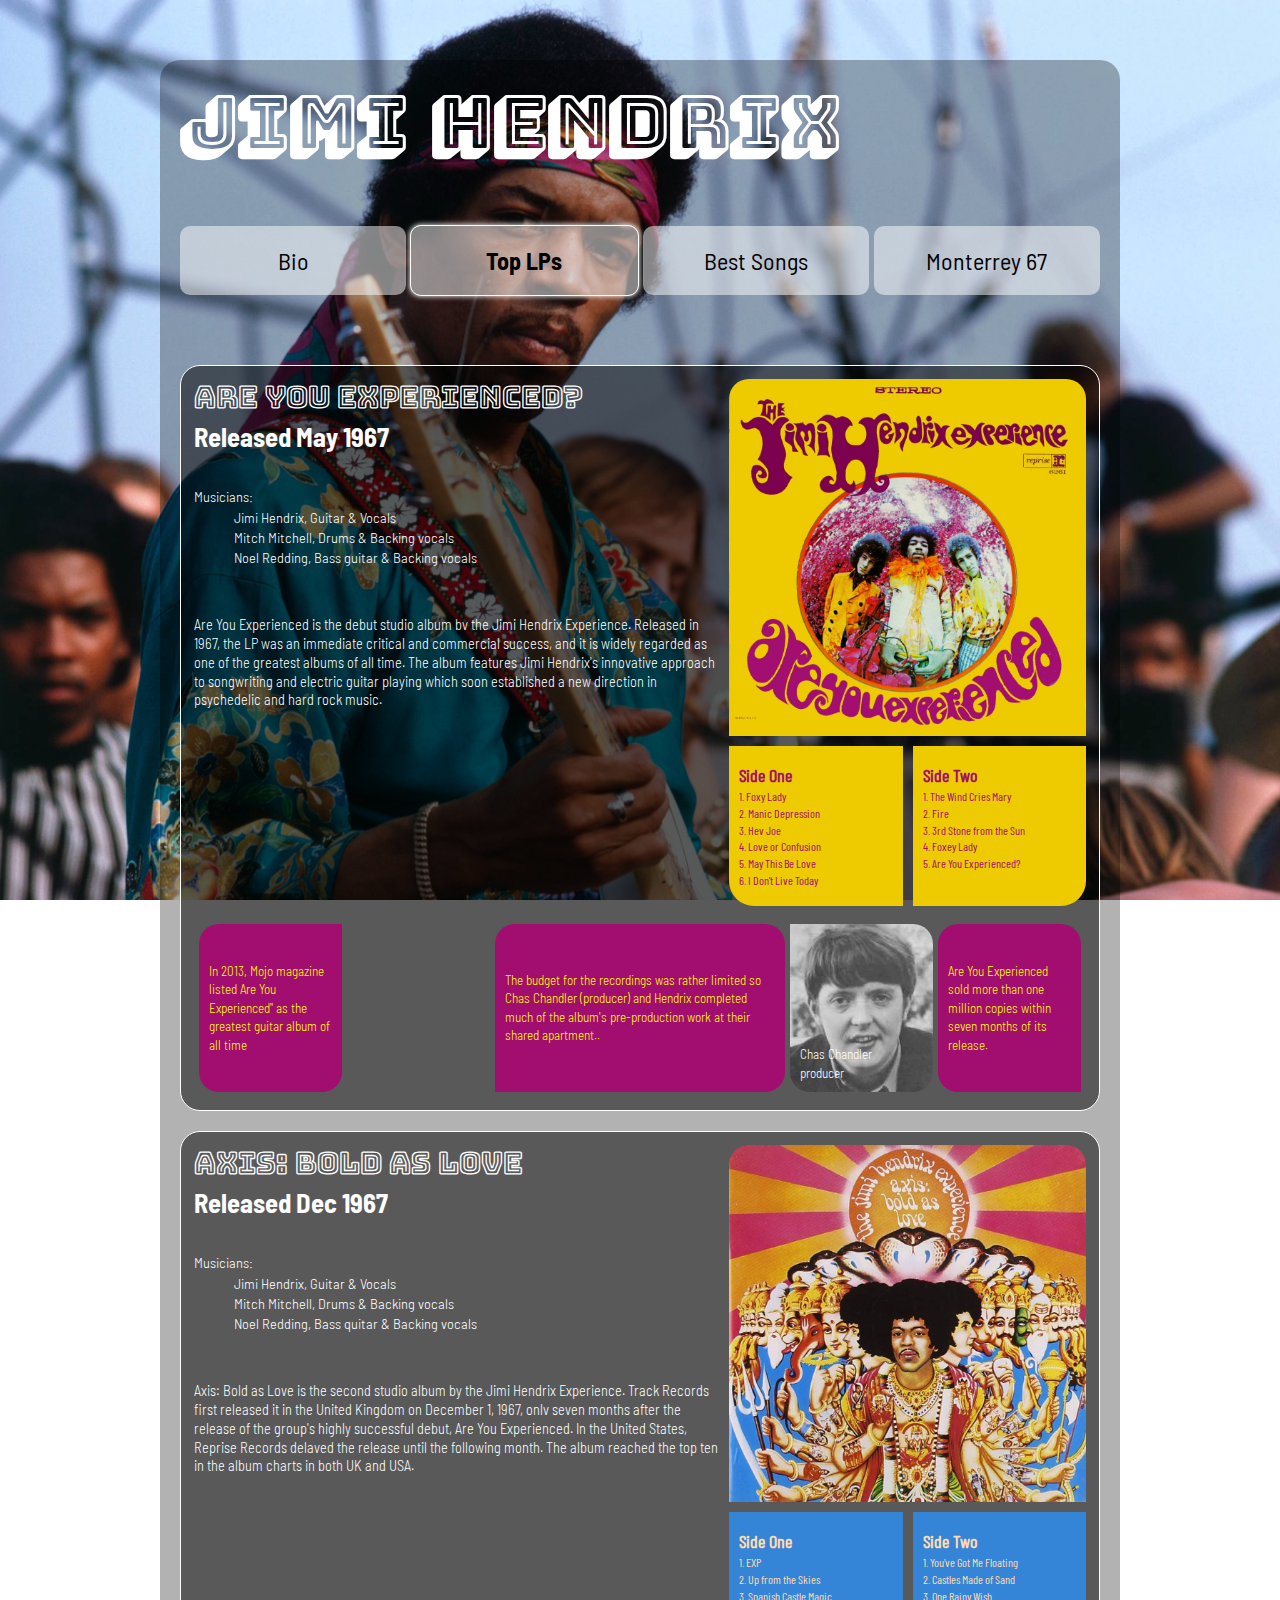
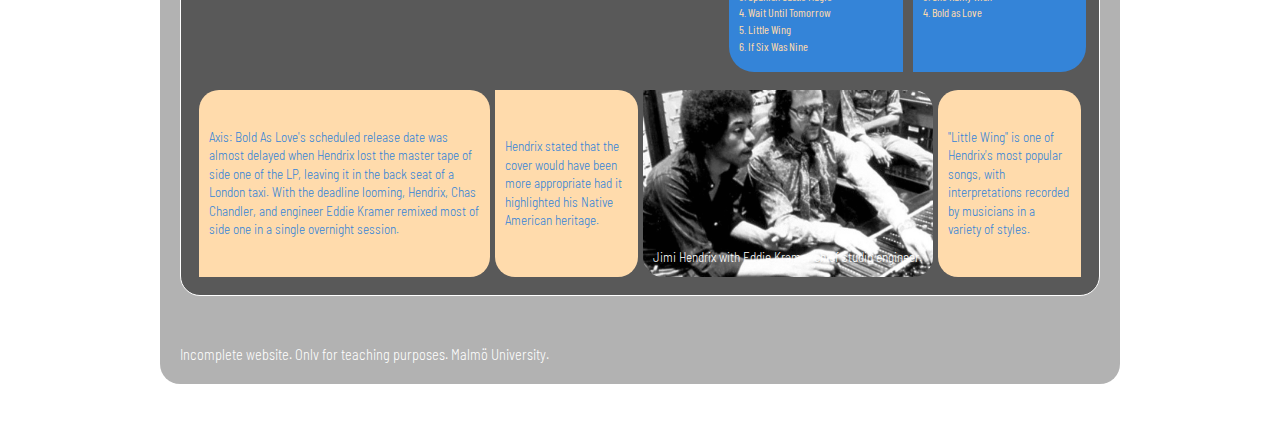
<file: index.html>
<!DOCTYPE html>
<html lang="en">

<head>
    <meta charset="UTF-8">
    <meta name="viewport" content="width=device-width, initial-scale=1.0">
    <link rel="stylesheet" href="index.css">
    <title>Jimi Hendrix</title>
</head>

<body>
    <main>
        <header>
            <h1>Jimi Hendrix</h1>
        </header>

        <nav>
            <a href="#">Bio</a>
            <a href="#">Top LPs</a>
            <a href="#">Best Songs</a>
            <a href="#">Monterrey 67</a>
        </nav>

        <section>
            <article class="wrapper">
                <div class="flex">
                    <div>
                        <h2>ARE YOU EXPERIENCED?</h2>
                        <h3>Released May 1967</h3>
                    </div>

                    <div>
                        <ul>
                            <li>Musicians:</li>
                            <ul>
                                <li>Jimi Hendrix, Guitar & Vocals</li>
                                <li>Mitch Mitchell, Drums & Backing vocals </li>
                                <li>Noel Redding, Bass guitar & Backing vocals</li>
                            </ul>
                        </ul>
                    </div>
                    <div>
                        <p>Are You Experienced is the debut studio album bv the Jimi Hendrix Experience. Released in
                            1967,
                            the LP was an immediate critical and commercial success, and it is widely regarded as one of
                            the
                            greatest albums of all time. The album features Jimi Hendrix's innovative approach to
                            songwriting and electric guitar playing which soon established a new direction in
                            psychedelic
                            and hard rock music.</p>
                    </div>
                </div>


                <div class="grid_one" id="yellow">
                    <div>
                        <img src="bilder/jpeg-optimizer_are_you_experienced.jpg" alt="Are you experienced album cover">
                        <img src="bilder/groupphoto.jpg" alt="Group photo of The Jimi Hendrix Experience">
                    </div>
                    <div>
                        <ul>
                            <li> <span>Side One</span></li>
                            <li>1. Foxy Lady</li>
                            <li>2. Manic Depression</li>
                            <li>3. Hev Joe</li>
                            <li>4. Love or Confusion</li>
                            <li>5. May This Be Love</li>
                            <li>6. I Don't Live Today</li>
                        </ul>
                    </div>
                    <div>
                        <ul>
                            <li><span>Side Two</span></li>
                            <li>1. The Wind Cries Mary</li>
                            <li>2. Fire</li>
                            <li>3. 3rd Stone from the Sun</li>
                            <li>4. Foxey Lady</li>
                            <li>5. Are You Experienced?</li>
                        </ul>
                    </div>
                </div>
            </article>

            <article class="grid_two">
                <div>
                    <p>In 2013, Mojo magazine listed Are You Experienced" as the greatest guitar album of all time</p>
                </div>
                <div>
                    <p>The budget for the recordings was rather limited so
                        Chas Chandler (producer) and Hendrix completed much of the album's pre-production work at their
                        shared apartment..
                    </p>
                </div>
                <div>
                    <p>Chas Chandler <br>producer</br></p>
                </div>
                <div>
                    <p>Are You Experienced sold more than one million copies within seven months of its release.</p>
                </div>
            </article>
        </section>

        <section>
            <article class="wrapper">
                <div class="flex">
                    <div>
                        <h2>AXIS: BOLD AS LOVE</h2>
                        <h3>Released Dec 1967</h3>
                    </div>
                    <div>
                        <ul>
                            <li>Musicians:</li>
                            <ul>
                                <li>Jimi Hendrix, Guitar & Vocals</li>
                                <li>Mitch Mitchell, Drums & Backing vocals</li>
                                <li>Noel Redding, Bass quitar & Backing vocals</li>
                            </ul>
                        </ul>
                    </div>
                    <div>
                        <p>Axis: Bold as Love is the second studio album by the Jimi Hendrix Experience. Track Records
                            first
                            released it in the United Kingdom on December 1, 1967, onlv seven months after the release
                            of
                            the group's highly successful debut, Are You Experienced. In the United States, Reprise
                            Records
                            delaved the release until the following month. The album reached the top ten in the album
                            charts
                            in both UK and USA.</p>
                    </div>
                </div>


                <div class="grid_one" id="blue">
                    <div>
                        <img src="./bilder/jpeg-optimizer_axis.jpg" alt="">
                        <img src="bilder/jpeg-optimizer_axistwo.jpg" alt="">
                    </div>
                    <div>
                        <ul>
                            <li><span>Side One</span></li>
                            <li>1. EXP</li>
                            <li>2. Up from the Skies</li>
                            <li>3. Spanish Castle Magic</li>
                            <li>4. Wait Until Tomorrow</li>
                            <li>5. Little Wing</li>
                            <li>6. If Six Was Nine</li>
                        </ul>
                    </div>
                    <div>
                        <ul>
                            <li><span>Side Two</span></li>
                            <li>1. You've Got Me Floating</li>
                            <li>2. Castles Made of Sand</li>
                            <li>3. One Rainy Wish</li>
                            <li>4. Bold as Love</li>
                        </ul>
                    </div>
                </div>
            </article>

            <article class="grid_three">
                <div>
                    <p>Axis: Bold As Love's scheduled release date was almost delayed when Hendrix lost the master tape
                        of side one of the LP, leaving it in the back seat of a London taxi. With the deadline looming,
                        Hendrix, Chas Chandler, and engineer Eddie Kramer remixed most of side one in a single overnight
                        session.</p>
                </div>
                <div>
                    <p>Hendrix stated that the cover would have been more appropriate had it highlighted his Native
                        American heritage.</p>
                </div>
                <div>
                    <p>Jimi Hendrix with Eddie Kramer chief studio engineer. </p>
                </div>
                <div>
                    <p>"Little Wing" is one of Hendrix's most popular songs, with interpretations
                        recorded by musicians in a variety of styles.</p>
                </div>
            </article>
        </section>

        <footer>
            <p>Incomplete website. Onlv for teaching purposes. Malmö University.</p>
        </footer>
    </main>

</body>

</html>
</file>
<file: index.css>
* {
    box-sizing: border-box;
}

@font-face {
    font-family: barlow_condensed;
    src: url("./fonts/Barlow_Condensed/BarlowCondensed-Regular.ttf");
}

@font-face {
    font-family: barlow_condensed_;
    src: url("./fonts/Barlow_Condensed/BarlowCondensed-Bold.ttf");
}

@font-face {
    font-family: barlow_semi;
    src: url("./fonts/Barlow_Semi_Condensed/BarlowSemiCondensed-Regular.ttf");
}

@font-face {
    font-family: barlow_semi_light;
    src: url("./fonts/Barlow_Semi_Condensed/BarlowSemiCondensed-Light.ttf");
}

@font-face {
    font-family: barlow_semi_bold;
    src: url("./fonts/Barlow_Semi_Condensed/BarlowSemiCondensed-Bold.ttf");
}

@font-face {
    font-family: bungee_outline;
    src: url("./fonts/Bungee_Outline/BungeeOutline-Regular.ttf");
}

@font-face {
    font-family: bungee_shade;
    src: url("./fonts/Bungee_Shade/BungeeShade-Regular.ttf");
}

body {
    margin: 0;
    background-image: url("./bilder/jimi-hendrix-08.jpg");
    background-size: cover;
    background-repeat: no-repeat;
    background-attachment: fixed;
}

main {
    background-color: rgb(0, 0, 0, 0.3);
    max-width: 80vw;
    margin-left: auto;
    margin-right: auto;
    margin-top: 60px;
    margin-bottom: 60px;
    border-radius: 20px;
    padding: 20px 20px 5px 20px;
}

h1 {
    font-family: bungee_shade;
    color: white;
    font-size: 6vw;
    margin-top: 0;
    margin-bottom: 60px;
}

a {
    text-decoration: none;
    font-size: 2vw;
    color: black;
    background-color: rgba(255, 255, 255, 0.5);
    border-radius: 10px;
    padding: 1.7vw;

    flex-grow: 1;
    flex-basis: 0;
    flex-shrink: 0;
    text-align: center;
    font-family: barlow_semi;
}

h2 {
    font-family: bungee_outline;
    margin: 0;
    color: white;
    font-size: 2.5vw;
}

h3 {
    margin: 0;
    margin-top: 5px;
    color: white;
    font-size: 2.2vw;
    font-family: barlow_semi_bold;
}

p {
    font-size: 1.2vw;
    line-height: 1.3;
    font-family: barlow_semi_light;
    text-align: left;
}

ul {
    list-style: none;
    font-size: 1.2vw;
    line-height: 1.4;
    font-family: barlow_semi_light;
}

nav {
    display: flex;
    align-items: center;
    justify-content: center;
    flex-wrap: nowrap;

    gap: 5px;
    margin-bottom: 70px;
}

nav a:nth-child(2) {
    outline: 1px solid white;
    box-shadow: 0px 0px 5px 2px rgba(255, 255, 255, 0.8);
    font-family: barlow_semi_bold;
}

nav a:nth-child(1):hover {
    background-color: rgba(0, 0, 0, 0.5);
    color: white;
}

nav a:nth-child(3):hover {
    background-color: rgba(0, 0, 0, 0.5);
    color: white;
}

nav a:nth-child(4):hover {
    background-color: rgba(0, 0, 0, 0.5);
    color: white;
}

span {
    font-weight: bold;
    font-size: 1.5vw;
}

section {
    background-color: rgba(0, 0, 0, 0.5);
    border: 1px solid white;
    border-radius: 20px;
    margin-top: 20px;
    margin-bottom: 20px;
    margin-left: auto;
    margin-right: auto;
}

.wrapper {
    display: flex;
    width: 100%;
    justify-content: center;
    padding: 1vw;
}

.wrapper:nth-child(2) {
    gap: 10px;
}

.flex {
    display: flex;
    flex-direction: column;
    gap: 20px;
    flex-grow: 1;
    flex-basis: 0;
    margin-right: 10px;
}

.flex p {
    color: white;
}

.flex div>ul {
    padding: 0;
    color: white;
}

.grid_one {
    display: grid;
    grid-template-columns: repeat(2, 1fr);
    grid-template-rows: 1fr;
    row-gap: 10px;
    column-gap: 10px;
    flex-basis: 40%;
}

.grid_one div>ul {
    padding-top: 5px;
    padding-bottom: 5px;
    padding-left: 10px;
    font-family: barlow_condensed;
    font-size: 1vw;
}

.grid_one div {
    background-color: rgb(238, 203, 0);
}

.grid_one>div {
    position: relative;
}

.grid_one>div img:nth-of-type(1) {
    transition: 1s;
}

.grid_one>div img:nth-of-type(2) {
    position: absolute;
    top: 0;
    right: 0;
    bottom: 0;
    left: 0;
    opacity: 0;
    transition: 1s;
}

.grid_one>div:hover>img:nth-of-type(1) {
    opacity: 0;
}

.grid_one>div:hover>img:nth-of-type(2) {
    opacity: 1;
}

.grid_one div:nth-child(1) {
    grid-column: 1 / 3;
    background-color: transparent;
    aspect-ratio: 1;
    overflow: hidden;
}

.grid_one div:nth-child(2) {
    border-radius: 0 0 0 25px;
}

.grid_one div:nth-child(3) {
    border-radius: 0 0 25px 0;
    grid-column: 2 / 3;
}

#yellow div:nth-child(2) {
    color: rgb(162, 14, 112);
}

#yellow div:nth-child(3) {
    color: rgb(162, 14, 112);
}

#blue div:nth-child(2) {
    background-color: rgb(52, 132, 216);
    color: rgb(255, 219, 172);
}

#blue div:nth-child(3) {
    background-color: rgb(52, 132, 216);
    color: rgb(255, 219, 172);
}

img {
    width: 100%;
    height: 100%;
    border-radius: 20px 20px 0 0;
}

.grid_two {
    display: grid;
    grid-template-columns: repeat(6, 1fr);
    margin: 1vw;
    margin-top: 0;
    padding: 5px;
    gap: 5px;

    color: yellow;
    background-color: transparent;
}

.grid_two div {
    display: flex;
    align-items: center;

    padding: 25px 10px 25px 10px;
    background-color: rgb(162, 14, 112);
}

.grid_two div p {
    text-align: left;
    line-height: 1.4;
    font-size: 1.1vw;
}

.grid_two div:nth-child(1) {
    border-radius: 20px 0 20px 20px;
}

.grid_two div:nth-child(2) {
    grid-column: 3 / span 2;
    border-radius: 20px 20px 20px 0;
}

.grid_two div:nth-child(3) {
    border-radius: 0 20px 20px 20px;
    color: white;
    align-items: flex-end;

    background-image: url("./bilder/chas_chandler.jpg");
    background-position: center;
    background-size: cover;
    background-repeat: no-repeat;
}

.grid_two div:nth-child(3)>p {
    margin: 0;
    position: relative;
    top: 15px;
}

.grid_two div:nth-child(4) {
    border-radius: 20px 20px 0 20px;
}

.grid_three {
    display: grid;
    grid-template-columns: repeat(6, 1fr);
    margin: 1vw;
    margin-top: 0;
    padding: 5px;
    gap: 5px;

    background-color: transparent;
    color: rgb(52, 132, 216);
}

.grid_three div {
    display: flex;
    align-items: center;

    padding: 25px 10px 25px 10px;
    background-color: rgb(255, 219, 172);
}

.grid_three div p {
    text-align: left;
    line-height: 1.4;
    font-size: 1.1vw;
}

.grid_three div:nth-child(1) {
    grid-column: 1 / span 2;
    border-radius: 20px 20px 20px 0;
}

.grid_three div:nth-child(2) {
    border-radius: 0 20px 20px 20px;
}

.grid_three div:nth-child(3) {
    grid-column: 4 / span 2;
    align-items: end;

    color: white;
    border-radius: 0 20px 20px 20px;

    background-image: url("bilder/eddie.png");
    background-size: cover;
    background-position: center;
    background-repeat: no-repeat;
}

.grid_three div:nth-child(4) {
    border-radius: 20px 20px 0 20px;
}

.grid_three div:nth-child(3)>p {
    margin: 0;
    position: relative;
    top: 15px;
}

footer {
    margin: 50px 0 0 0;
    color: white;

}

@media (min-width: 800px) and (max-width: 900px) {

    p {
        font-size: 10.8px;
    }

    h1 {
        font-size: 54px;
    }

    a {
        font-size: 18px;
    }

    h2 {
        font-size: 22.5px;
    }

    h3 {
        font-size: 19.8px;
    }

    ul {
        font-size: 10.8px;
    }

    span {
        font-size: 13.3px;
    }

    .flex {
        gap: 20px;
    }

    .grid_one div>ul {
        font-size: 9px;
    }

    .grid_three div p {
        font-size: 10px;
    }

    .grid_two div p {
        font-size: 10px;
    }
}

@media (max-width: 799px) and (min-width: 500px) {

    p {
        font-size: 1.35vw;
    }

    h1 {
        font-size: 6.7vw;
    }

    a {
        font-size: 2.2vw;
    }

    h2 {
        font-size: 2.8vw;
    }

    h3 {
        font-size: 2.5vw;
    }

    ul {
        font-size: 1.35vw;
    }

    span {
        font-size: 1.7vw;
    }

    .flex {
        gap: 20px;
    }

    .grid_one div>ul {
        font-size: 1.1vw;
    }

    .grid_three div p {
        font-size: 1.25vw;
    }

    .grid_two div p {
        font-size: 1.25vw;
    }
}


@media (min-width: 1200px) {

    main {
        max-width: 960px;
    }

    h1 {
        font-size: 72px;
    }

    a {
        font-size: 24px;
        padding: 20px;
    }

    h2 {
        font-size: 30px;
    }

    h3 {
        font-size: 26.5px;
    }

    ul {
        font-size: 14.5px;
    }

    p {
        font-size: 14.4px;
    }

    span {
        font-size: 18px;
    }

    .grid_one div>ul {
        font-size: 12px;
    }

    .grid_two div p {
        font-size: 13.2px;
    }

    .grid_three div p {
        font-size: 13.2px;
    }


    .grid_three div:nth-child(3)>p {
        white-space: nowrap;
    }

}

/* mobile */

@media (max-width: 500px) {

    body {
        background-image: url(./bilder/jimihendrix.jpg);
        background-position: 70%;
        background-size: cover;
    }

    main {
        background-color: rgba(0, 0, 0, 0.3);
        margin-left: 0;
        margin-right: 0;
        margin-bottom: 0;
        margin-top: 0;
        max-width: 500px;
    }

    section {
        padding: 10px;
    }

    h1 {
        font-size: 14vw;
        text-align: center;
    }

    h2 {
        font-size: 7vw;
    }

    h3 {
        font-size: 5vw;
    }

    a {
        font-size: 3vw;
        padding: 2.5vw;
    }

    img {
        border-radius: 20px 0 0 20px;
    }

    span {
        font-size: 4vw;
    }

    footer p {
        font-size: 16px;
        margin: 0;
    }

    .grid_one div>ul {
        font-size: 3.5vw;
    }

    .grid_one {
        gap: 7px;
    }

    .grid_one>div:hover>img:nth-of-type(1) {
        opacity: 1;
    }

    .grid_one>div:hover>img:nth-of-type(2) {
        opacity: 0;
    }

    .flex p {
        font-size: 4vw;
        text-align: left;
    }

    .flex ul {
        font-size: 4vw;
        text-align: left;
    }

    .wrapper {
        flex-direction: column-reverse;
        gap: 10px;
    }

    .flex {
        gap: 10px;
        margin-right: 0;
    }

    .flex div:first-child {
        margin-bottom: 15px;
    }

    .grid_two {
        grid-template-columns: repeat(3, 1fr);
        margin: 0;
    }

    .grid_two div p {
        font-size: 3vw;
    }

    .grid_two div:nth-child(2) {
        grid-column: 2 / span 2;
    }

    .grid_two div:nth-child(3) {
        grid-column: 2;
        grid-row: 2;
    }

    .grid_two div:nth-child(4) {
        grid-column: 3;
        grid-row: 2;
    }

    .grid_three {
        grid-template-columns: repeat(3, 1fr);
        margin: 0;
        padding: 0;
    }

    .grid_three div p {
        font-size: 3vw;
    }

    .grid_three div:nth-child(3) {
        grid-column: 1 / span 2;
        grid-row: 2;
    }
}
</file>
